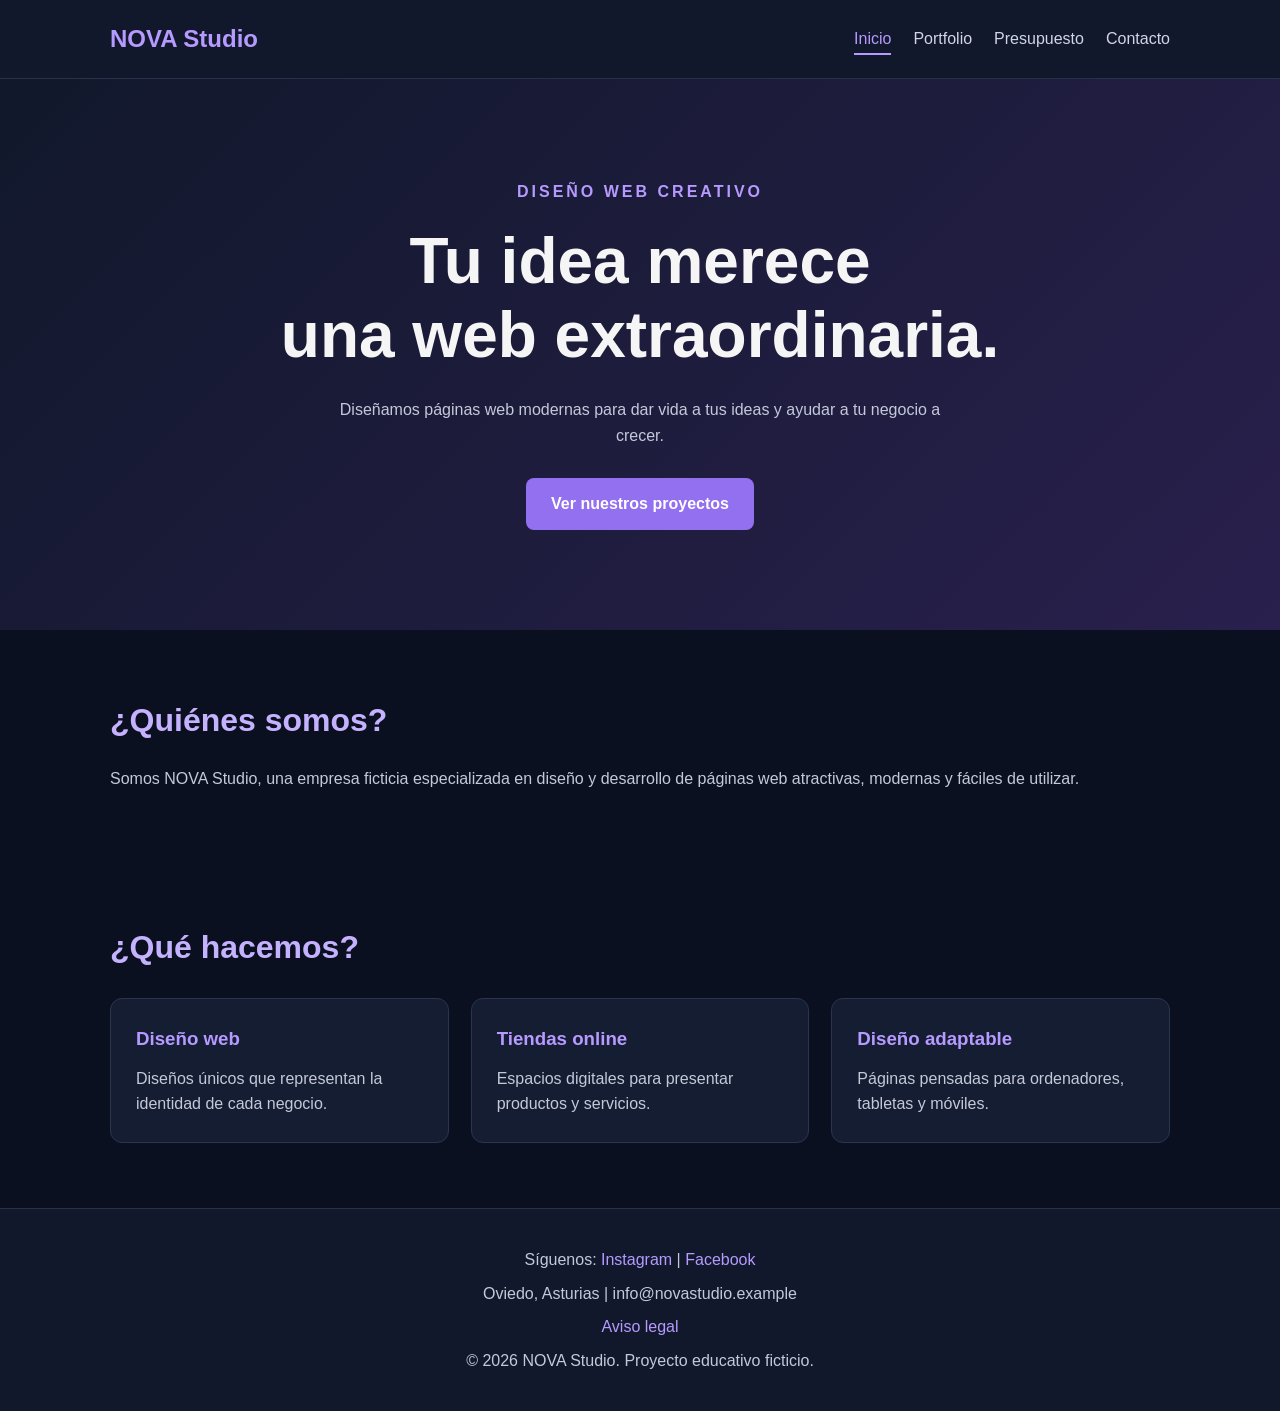
<file: index.html>
<!DOCTYPE html>
<html lang="es">
<head>
    <meta charset="UTF-8">
    <meta name="viewport" content="width=device-width, initial-scale=1.0">
    <title>NOVA Studio | Inicio</title>
    <link rel="stylesheet" href="css/estilos.css">
</head>
<body>

    <header>
        <nav class="menu">
            <a href="index.html" class="logo">NOVA Studio</a>

            <ul>
                <li><a href="index.html" class="activo">Inicio</a></li>
                <li><a href="portfolio.html">Portfolio</a></li>
                <li><a href="presupuesto.html">Presupuesto</a></li>
                <li><a href="contacto.html">Contacto</a></li>
            </ul>
        </nav>
    </header>

    <main>
        <section class="hero">
            <p class="etiqueta">DISEÑO WEB CREATIVO</p>
            <h1>Tu idea merece<br>una web extraordinaria.</h1>
            <p>Diseñamos páginas web modernas para dar vida a tus ideas y ayudar a tu negocio a crecer.</p>
            <a href="portfolio.html" class="boton">Ver nuestros proyectos</a>
        </section>

        <section class="seccion">
            <h2>¿Quiénes somos?</h2>
            <p>Somos NOVA Studio, una empresa ficticia especializada en diseño y desarrollo de páginas web atractivas, modernas y fáciles de utilizar.</p>
        </section>

        <section class="seccion servicios">
            <h2>¿Qué hacemos?</h2>

            <div class="tarjetas">
                <article class="tarjeta">
                    <h3>Diseño web</h3>
                    <p>Diseños únicos que representan la identidad de cada negocio.</p>
                </article>

                <article class="tarjeta">
                    <h3>Tiendas online</h3>
                    <p>Espacios digitales para presentar productos y servicios.</p>
                </article>

                <article class="tarjeta">
                    <h3>Diseño adaptable</h3>
                    <p>Páginas pensadas para ordenadores, tabletas y móviles.</p>
                </article>
            </div>
        </section>
    </main>

    <footer>
        <p>Síguenos: <a href="https://www.instagram.com/">Instagram</a> |
        <a href="https://www.facebook.com/">Facebook</a></p>
        <p>Oviedo, Asturias | info@novastudio.example</p>
        <p><a href="aviso-legal.html">Aviso legal</a></p>
        <p>© 2026 NOVA Studio. Proyecto educativo ficticio.</p>
    </footer>

</body>
</html>
</file>
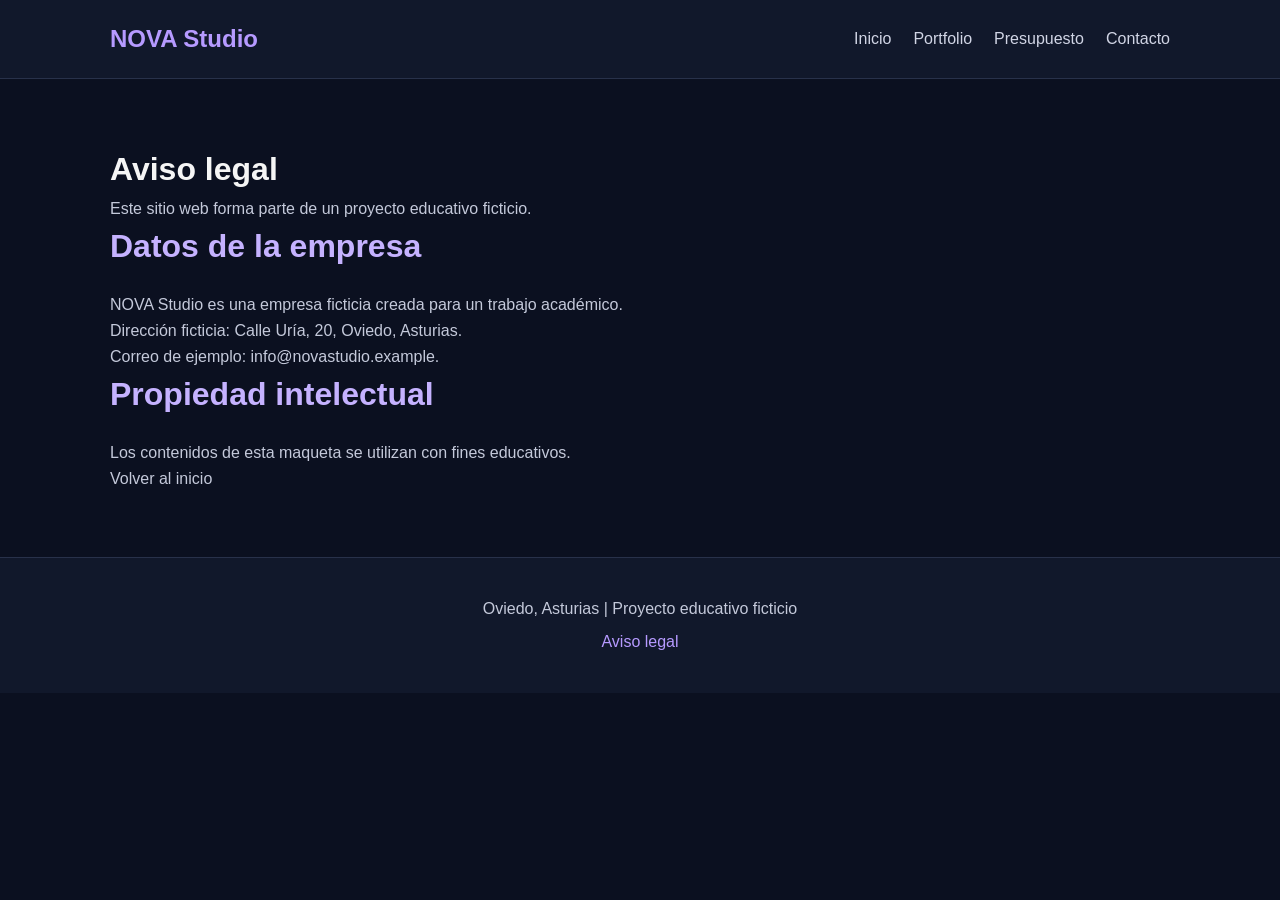
<file: aviso-legal.html>
<!DOCTYPE html>
<html lang="es">
<head>
    <meta charset="UTF-8">
    <meta name="viewport" content="width=device-width, initial-scale=1.0">
    <title>NOVA Studio | Aviso legal</title>
    <link rel="stylesheet" href="css/estilos.css">
</head>
<body>
    <header>
        <nav class="menu">
            <a href="index.html" class="logo">NOVA Studio</a>
            <ul>
                <li><a href="index.html">Inicio</a></li>
                <li><a href="portfolio.html">Portfolio</a></li>
                <li><a href="presupuesto.html">Presupuesto</a></li>
                <li><a href="contacto.html">Contacto</a></li>
            </ul>
        </nav>
    </header>

    <main class="seccion">
        <h1>Aviso legal</h1>
        <p>Este sitio web forma parte de un proyecto educativo ficticio.</p>
        <h2>Datos de la empresa</h2>
        <p>NOVA Studio es una empresa ficticia creada para un trabajo académico.</p>
        <p>Dirección ficticia: Calle Uría, 20, Oviedo, Asturias.</p>
        <p>Correo de ejemplo: info@novastudio.example.</p>
        <h2>Propiedad intelectual</h2>
        <p>Los contenidos de esta maqueta se utilizan con fines educativos.</p>
        <p><a href="index.html">Volver al inicio</a></p>
    </main>

    <footer>
        <p>Oviedo, Asturias | Proyecto educativo ficticio</p>
        <p><a href="aviso-legal.html">Aviso legal</a></p>
    </footer>
</body>
</html>
</file>
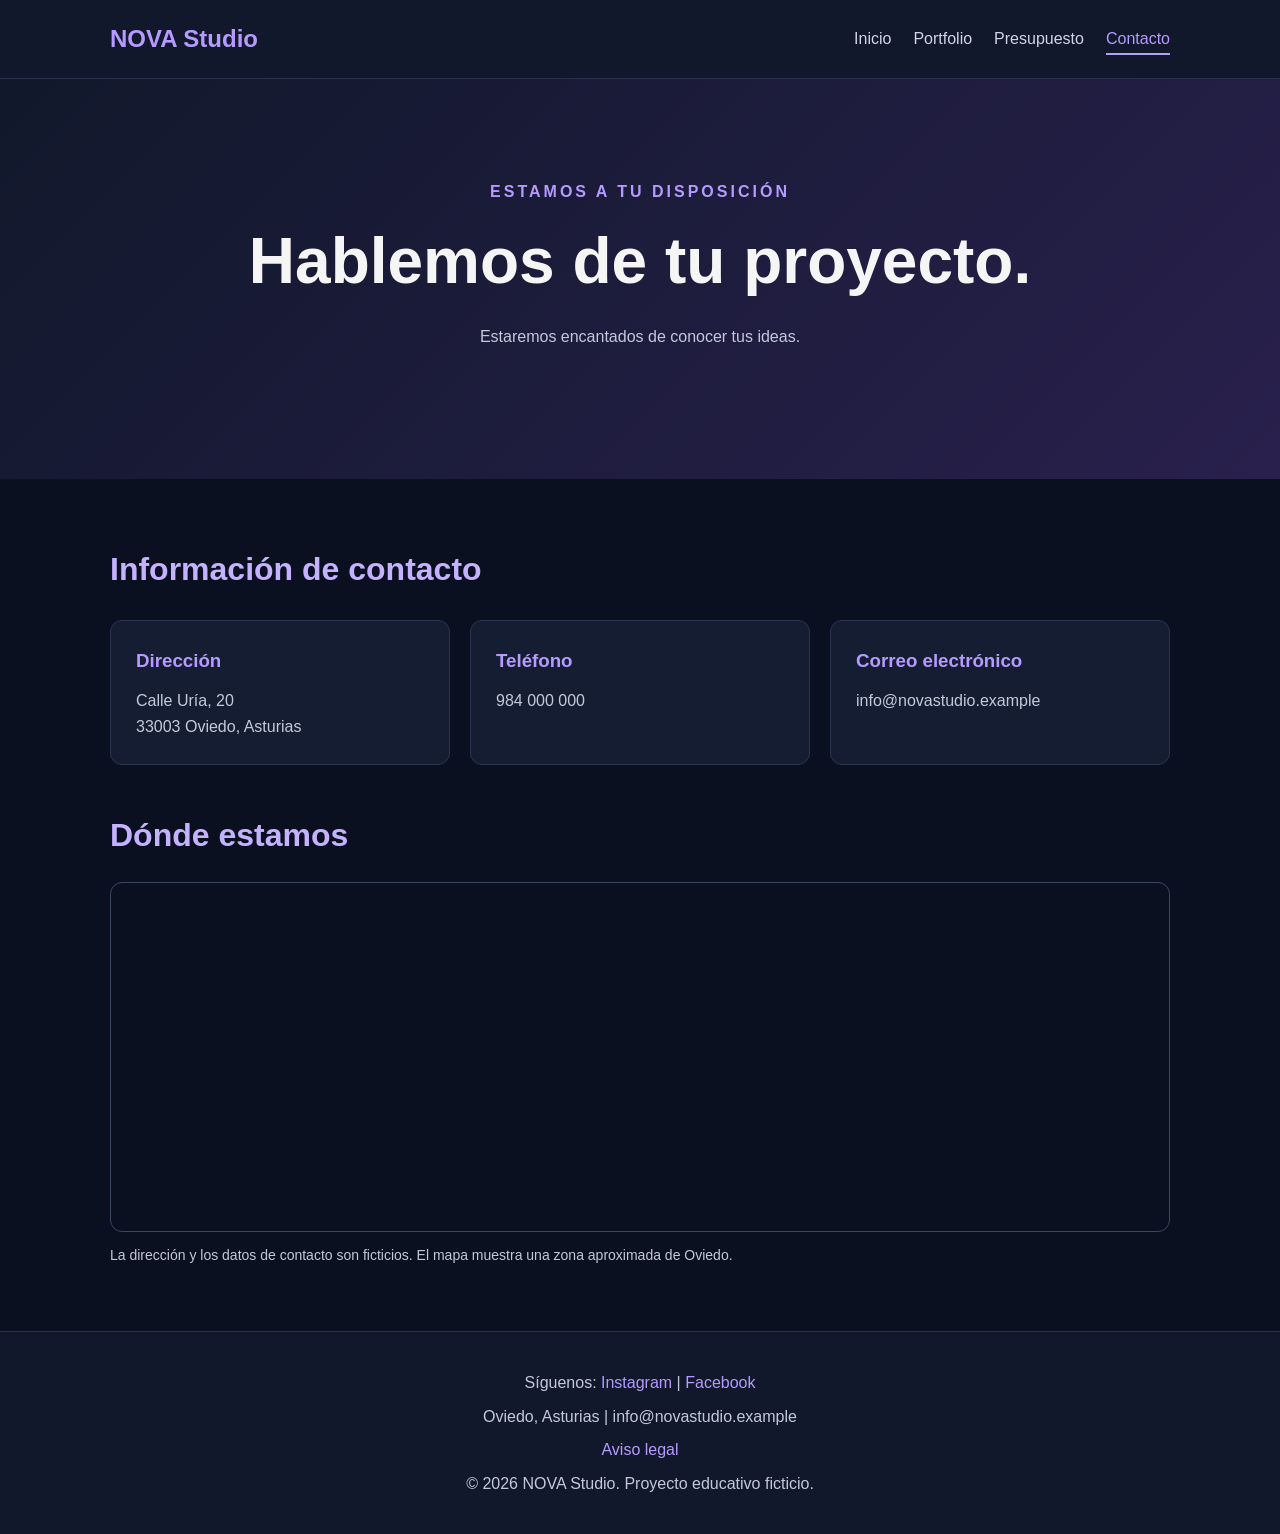
<file: contacto.html>
<!DOCTYPE html>
<html lang="es">
<head>
    <meta charset="UTF-8">
    <meta name="viewport" content="width=device-width, initial-scale=1.0">
    <title>NOVA Studio | Contacto</title>
    <link rel="stylesheet" href="css/estilos.css">
</head>
<body>

    <header>
        <nav class="menu">
            <a href="index.html" class="logo">NOVA Studio</a>
            <ul>
                <li><a href="index.html">Inicio</a></li>
                <li><a href="portfolio.html">Portfolio</a></li>
                <li><a href="presupuesto.html">Presupuesto</a></li>
                <li><a href="contacto.html" class="activo">Contacto</a></li>
            </ul>
        </nav>
    </header>

    <main>
        <section class="hero">
            <p class="etiqueta">ESTAMOS A TU DISPOSICIÓN</p>
            <h1>Hablemos de tu proyecto.</h1>
            <p>Estaremos encantados de conocer tus ideas.</p>
        </section>

        <section class="seccion">
            <h2>Información de contacto</h2>

            <div class="contacto-datos">
                <article class="tarjeta">
                    <h3>Dirección</h3>
                    <p>Calle Uría, 20</p>
                    <p>33003 Oviedo, Asturias</p>
                </article>

                <article class="tarjeta">
                    <h3>Teléfono</h3>
                    <p>984 000 000</p>
                </article>

                <article class="tarjeta">
                    <h3>Correo electrónico</h3>
                    <p>info@novastudio.example</p>
                </article>
            </div>

            <h2 class="titulo-mapa">Dónde estamos</h2>

            <iframe
                class="mapa"
                src="https://www.openstreetmap.org/export/embed.html?bbox=-5.855%2C43.355%2C-5.840%2C43.370&layer=mapnik"
                title="Mapa de ubicación aproximada en Oviedo"
                loading="lazy">
            </iframe>

            <p class="nota-mapa">
                La dirección y los datos de contacto son ficticios.
                El mapa muestra una zona aproximada de Oviedo.
            </p>
        </section>
    </main>

    <footer>
        <p>Síguenos: <a href="https://www.instagram.com/">Instagram</a> |
        <a href="https://www.facebook.com/">Facebook</a></p>
        <p>Oviedo, Asturias | info@novastudio.example</p>
        <p><a href="aviso-legal.html">Aviso legal</a></p>
        <p>© 2026 NOVA Studio. Proyecto educativo ficticio.</p>
    </footer>

</body>
</html>
</file>
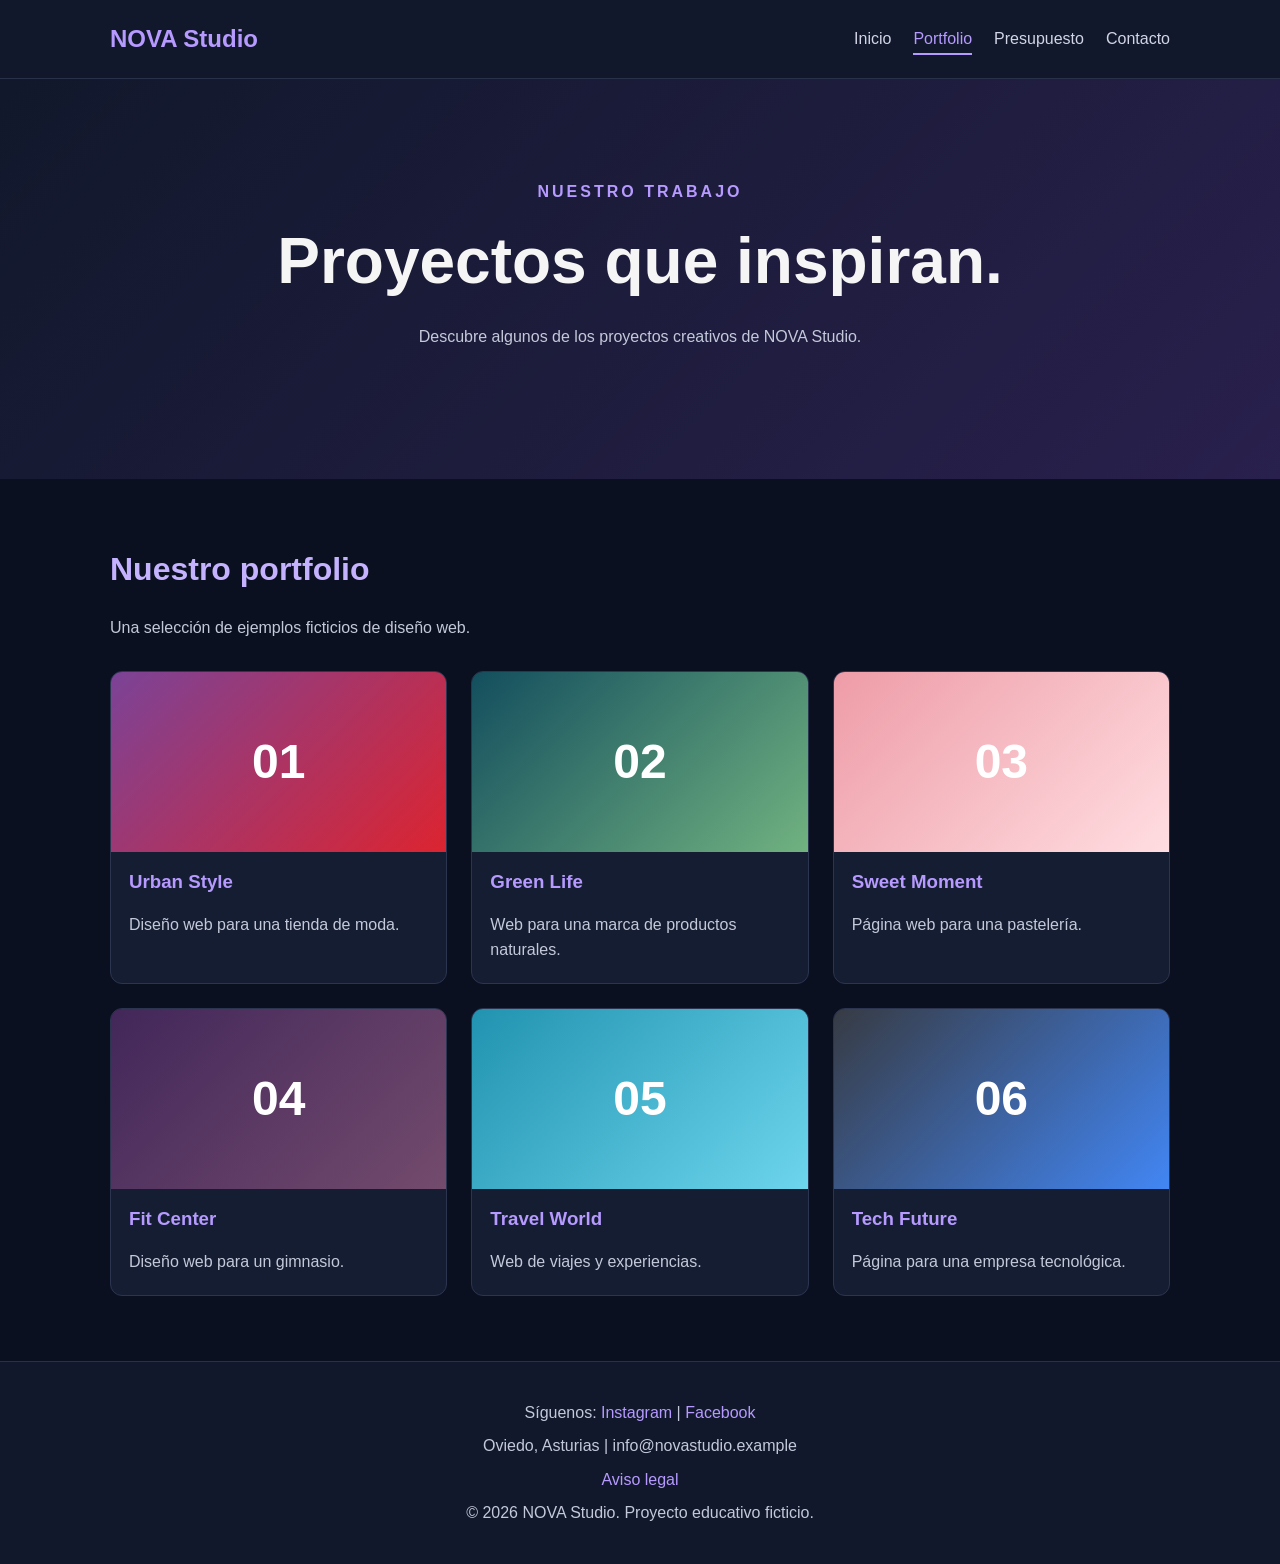
<file: portfolio.html>
<!DOCTYPE html>
<html lang="es">
<head>
    <meta charset="UTF-8">
    <meta name="viewport" content="width=device-width, initial-scale=1.0">
    <title>NOVA Studio | Portfolio</title>
    <link rel="stylesheet" href="css/estilos.css">
</head>
<body>

    <header>
        <nav class="menu">
            <a href="index.html" class="logo">NOVA Studio</a>
            <ul>
                <li><a href="index.html">Inicio</a></li>
                <li><a href="portfolio.html" class="activo">Portfolio</a></li>
                <li><a href="presupuesto.html">Presupuesto</a></li>
                <li><a href="contacto.html">Contacto</a></li>
            </ul>
        </nav>
    </header>

    <main>
        <section class="hero">
            <p class="etiqueta">NUESTRO TRABAJO</p>
            <h1>Proyectos que inspiran.</h1>
            <p>Descubre algunos de los proyectos creativos de NOVA Studio.</p>
        </section>

        <section class="seccion">
            <h2>Nuestro portfolio</h2>
            <p>Una selección de ejemplos ficticios de diseño web.</p>

            <div class="galeria">
                <article class="proyecto proyecto1">
                    <div class="imagen-proyecto">01</div>
                    <h3>Urban Style</h3>
                    <p>Diseño web para una tienda de moda.</p>
                </article>

                <article class="proyecto proyecto2">
                    <div class="imagen-proyecto">02</div>
                    <h3>Green Life</h3>
                    <p>Web para una marca de productos naturales.</p>
                </article>

                <article class="proyecto proyecto3">
                    <div class="imagen-proyecto">03</div>
                    <h3>Sweet Moment</h3>
                    <p>Página web para una pastelería.</p>
                </article>

                <article class="proyecto proyecto4">
                    <div class="imagen-proyecto">04</div>
                    <h3>Fit Center</h3>
                    <p>Diseño web para un gimnasio.</p>
                </article>

                <article class="proyecto proyecto5">
                    <div class="imagen-proyecto">05</div>
                    <h3>Travel World</h3>
                    <p>Web de viajes y experiencias.</p>
                </article>

                <article class="proyecto proyecto6">
                    <div class="imagen-proyecto">06</div>
                    <h3>Tech Future</h3>
                    <p>Página para una empresa tecnológica.</p>
                </article>
            </div>
        </section>
    </main>

    <footer>
        <p>Síguenos: <a href="https://www.instagram.com/">Instagram</a> |
        <a href="https://www.facebook.com/">Facebook</a></p>
        <p>Oviedo, Asturias | info@novastudio.example</p>
        <p><a href="aviso-legal.html">Aviso legal</a></p>
        <p>© 2026 NOVA Studio. Proyecto educativo ficticio.</p>
    </footer>

</body>
</html>
</file>
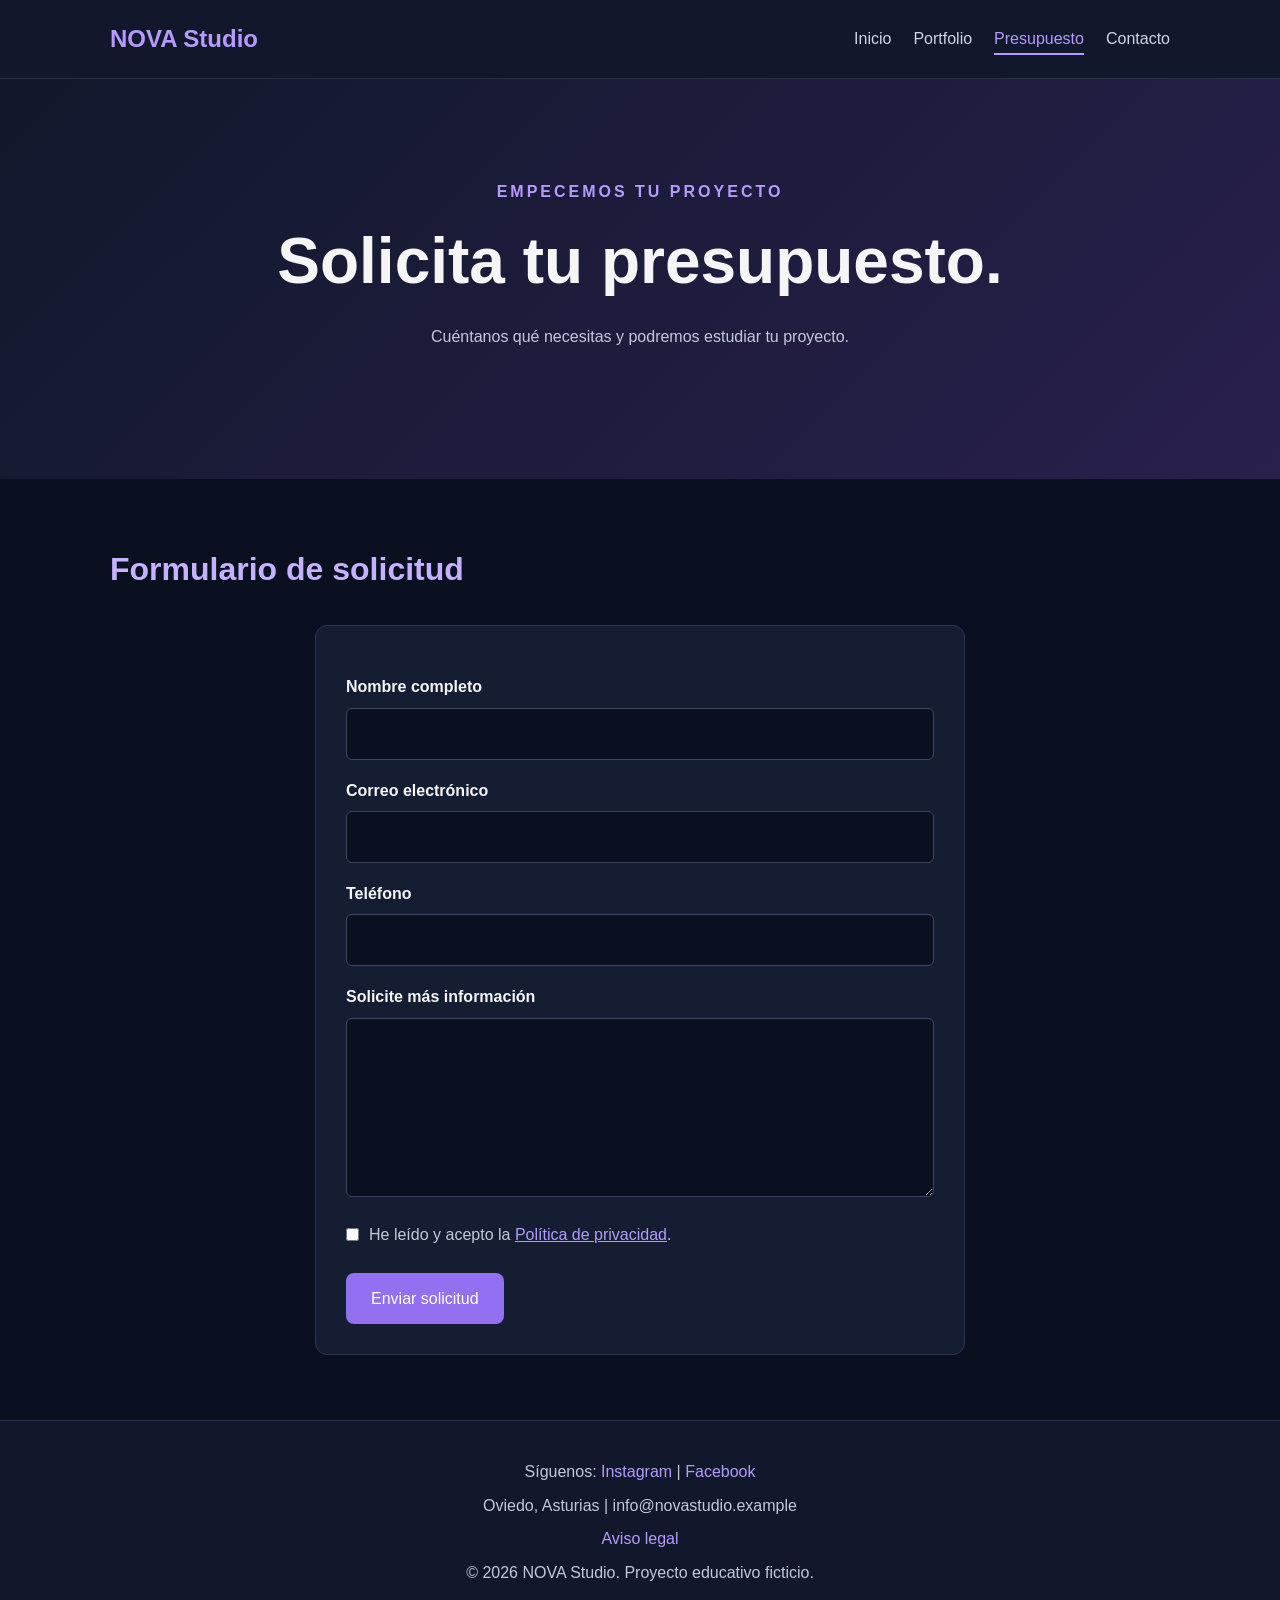
<file: presupuesto.html>
<!DOCTYPE html>
<html lang="es">
<head>
    <meta charset="UTF-8">
    <meta name="viewport" content="width=device-width, initial-scale=1.0">
    <title>NOVA Studio | Presupuesto</title>
    <link rel="stylesheet" href="css/estilos.css">
</head>
<body>

    <header>
        <nav class="menu">
            <a href="index.html" class="logo">NOVA Studio</a>
            <ul>
                <li><a href="index.html">Inicio</a></li>
                <li><a href="portfolio.html">Portfolio</a></li>
                <li><a href="presupuesto.html" class="activo">Presupuesto</a></li>
                <li><a href="contacto.html">Contacto</a></li>
            </ul>
        </nav>
    </header>

    <main>
        <section class="hero">
            <p class="etiqueta">EMPECEMOS TU PROYECTO</p>
            <h1>Solicita tu presupuesto.</h1>
            <p>Cuéntanos qué necesitas y podremos estudiar tu proyecto.</p>
        </section>

        <section class="seccion">
            <h2>Formulario de solicitud</h2>

            <form class="formulario" action="#" method="get">

                <label for="nombre">Nombre completo</label>
                <input type="text" id="nombre" name="nombre"
                       required minlength="2" maxlength="60"
                       autocomplete="name">

                <label for="email">Correo electrónico</label>
                <input type="email" id="email" name="email"
                       required autocomplete="email">

                <label for="telefono">Teléfono</label>
                <input type="tel" id="telefono" name="telefono"
                       required pattern="[0-9 +()-]{9,20}"
                       title="Introduce un teléfono válido"
                       autocomplete="tel">

                <label for="mensaje">Solicite más información</label>
                <textarea id="mensaje" name="mensaje"
                          rows="6" required minlength="10"
                          maxlength="1000"></textarea>

                <div class="privacidad">
                    <input type="checkbox" id="privacidad"
                           name="privacidad" required>
                    <label for="privacidad">
                        He leído y acepto la
                        <a href="privacidad.html">Política de privacidad</a>.
                    </label>
                </div>

                <button type="submit" class="boton">Enviar solicitud</button>

            </form>
        </section>
    </main>

    <footer>
        <p>Síguenos: <a href="https://www.instagram.com/">Instagram</a> |
        <a href="https://www.facebook.com/">Facebook</a></p>
        <p>Oviedo, Asturias | info@novastudio.example</p>
        <p><a href="aviso-legal.html">Aviso legal</a></p>
        <p>© 2026 NOVA Studio. Proyecto educativo ficticio.</p>
    </footer>

</body>
</html>
</file>
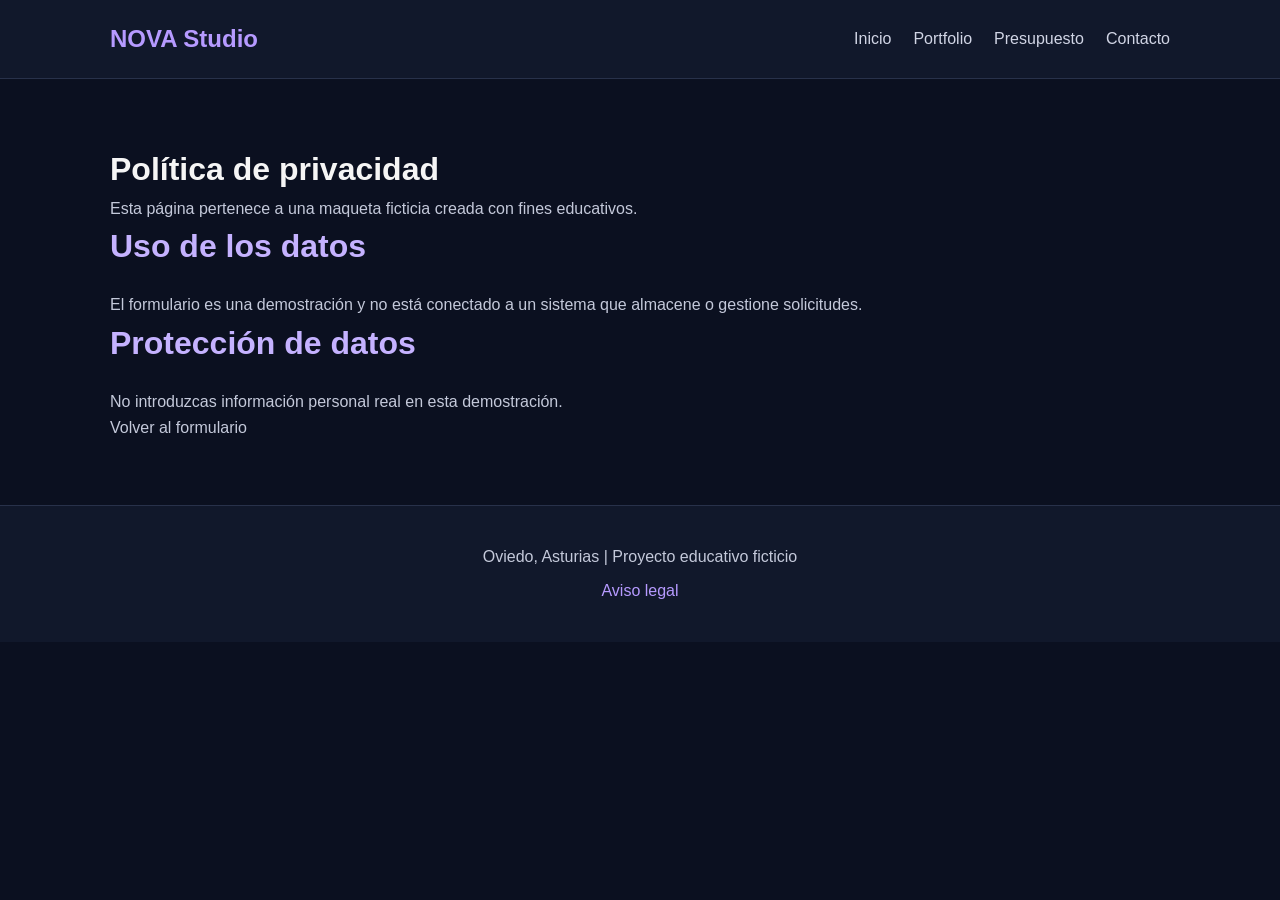
<file: privacidad.html>
<!DOCTYPE html>
<html lang="es">
<head>
    <meta charset="UTF-8">
    <meta name="viewport" content="width=device-width, initial-scale=1.0">
    <title>NOVA Studio | Política de privacidad</title>
    <link rel="stylesheet" href="css/estilos.css">
</head>
<body>
    <header>
        <nav class="menu">
            <a href="index.html" class="logo">NOVA Studio</a>
            <ul>
                <li><a href="index.html">Inicio</a></li>
                <li><a href="portfolio.html">Portfolio</a></li>
                <li><a href="presupuesto.html">Presupuesto</a></li>
                <li><a href="contacto.html">Contacto</a></li>
            </ul>
        </nav>
    </header>

    <main class="seccion">
        <h1>Política de privacidad</h1>
        <p>Esta página pertenece a una maqueta ficticia creada con fines educativos.</p>
        <h2>Uso de los datos</h2>
        <p>El formulario es una demostración y no está conectado a un sistema que almacene o gestione solicitudes.</p>
        <h2>Protección de datos</h2>
        <p>No introduzcas información personal real en esta demostración.</p>
        <p><a href="presupuesto.html">Volver al formulario</a></p>
    </main>

    <footer>
        <p>Oviedo, Asturias | Proyecto educativo ficticio</p>
        <p><a href="aviso-legal.html">Aviso legal</a></p>
    </footer>
</body>
</html>
</file>
<file: css/estilos.css>
/* ESTILOS GENERALES */

* {
    margin: 0;
    padding: 0;
    box-sizing: border-box;
}

body {
    font-family: Arial, Helvetica, sans-serif;
    background-color: #0b1020;
    color: #f5f5f5;
    line-height: 1.6;
}

a {
    color: inherit;
    text-decoration: none;
}

/* MENU DE NAVEGACION */

header {
    background-color: #11182b;
    border-bottom: 1px solid #28314a;
}

.menu {
    max-width: 1100px;
    margin: auto;
    padding: 20px;
    display: flex;
    justify-content: space-between;
    align-items: center;
    gap: 20px;
}

.logo {
    font-size: 24px;
    font-weight: bold;
    color: #b69aff;
}

.menu ul {
    list-style: none;
    display: flex;
    gap: 22px;
    flex-wrap: wrap;
}

.menu ul a {
    color: #d1d5e5;
    padding-bottom: 6px;
}

.menu ul a:hover,
.menu ul a.activo {
    color: #b69aff;
    border-bottom: 2px solid #b69aff;
}

/* PORTADA */

.hero {
    text-align: center;
    padding: 100px 20px;
    background: linear-gradient(135deg, #11182b, #29204d);
}

.etiqueta {
    color: #b69aff;
    font-weight: bold;
    letter-spacing: 3px;
    margin-bottom: 20px;
}

.hero h1 {
    font-size: clamp(36px, 6vw, 64px);
    line-height: 1.15;
    margin-bottom: 25px;
}

.hero > p:not(.etiqueta) {
    max-width: 650px;
    margin: 0 auto 30px;
    color: #c4c9da;
}

.boton {
    display: inline-block;
    background-color: #9270ef;
    color: white;
    padding: 13px 25px;
    border-radius: 8px;
    font-weight: bold;
}

.boton:hover {
    background-color: #7852dc;
}

/* SECCIONES */

.seccion {
    max-width: 1100px;
    margin: auto;
    padding: 65px 20px;
}

.seccion h2 {
    font-size: 32px;
    margin-bottom: 20px;
    color: #c5b2ff;
}

.seccion p {
    color: #c4c9da;
}

.tarjetas {
    display: grid;
    grid-template-columns: repeat(3, 1fr);
    gap: 22px;
    margin-top: 25px;
}

.tarjeta {
    background-color: #151d32;
    border: 1px solid #2c3550;
    border-radius: 12px;
    padding: 25px;
}

.tarjeta h3 {
    color: #b69aff;
    margin-bottom: 12px;
}

/* PIE DE PAGINA */

footer {
    background-color: #11182b;
    border-top: 1px solid #28314a;
    padding: 30px 20px;
    text-align: center;
}

footer p {
    margin: 8px 0;
    color: #c4c9da;
}

footer a {
    color: #b69aff;
}

/* ADAPTACION A MOVILES */

@media (max-width: 700px) {
    .menu {
        flex-direction: column;
    }

    .menu ul {
        justify-content: center;
        gap: 15px;
    }

    .hero {
        padding: 70px 20px;
    }

    .tarjetas {
        grid-template-columns: 1fr;
    }
}

/* GALERIA DE PROYECTOS */

.galeria {
    display: grid;
    grid-template-columns: repeat(3, 1fr);
    gap: 24px;
    margin-top: 30px;
}

.proyecto {
    background-color: #151d32;
    border: 1px solid #2c3550;
    border-radius: 12px;
    overflow: hidden;
    padding-bottom: 20px;
    transition: transform 0.3s ease;
}

.proyecto:hover {
    transform: translateY(-5px);
}

.imagen-proyecto {
    height: 180px;
    display: flex;
    align-items: center;
    justify-content: center;
    font-size: 48px;
    font-weight: bold;
    color: white;
}

.proyecto h3,
.proyecto p {
    margin: 15px 18px 0;
}

.proyecto h3 {
    color: #b69aff;
}

.proyecto p {
    color: #c4c9da;
}

.proyecto1 .imagen-proyecto {
    background: linear-gradient(135deg, #7b4397, #dc2430);
}

.proyecto2 .imagen-proyecto {
    background: linear-gradient(135deg, #134e5e, #71b280);
}

.proyecto3 .imagen-proyecto {
    background: linear-gradient(135deg, #ee9ca7, #ffdde1);
}

.proyecto4 .imagen-proyecto {
    background: linear-gradient(135deg, #42275a, #734b6d);
}

.proyecto5 .imagen-proyecto {
    background: linear-gradient(135deg, #2193b0, #6dd5ed);
}

.proyecto6 .imagen-proyecto {
    background: linear-gradient(135deg, #373b44, #4286f4);
}

/* ADAPTACION DE LA GALERIA A MOVILES */

@media (max-width: 700px) {
    .galeria {
        grid-template-columns: repeat(2, 1fr);
    }
}

@media (max-width: 480px) {
    .galeria {
        grid-template-columns: 1fr;
    }
}

/* FORMULARIO DE PRESUPUESTO */

.formulario {
    max-width: 650px;
    margin: 30px auto 0;
    padding: 30px;
    background-color: #151d32;
    border: 1px solid #2c3550;
    border-radius: 12px;
}

.formulario > label {
    display: block;
    margin: 18px 0 8px;
    font-weight: bold;
}

.formulario input:not([type="checkbox"]),
.formulario textarea {
    display: block;
    width: 100%;
    padding: 12px;
    border: 1px solid #3b4665;
    border-radius: 6px;
    background-color: #0b1020;
    color: white;
    font: inherit;
}

.formulario input:focus,
.formulario textarea:focus {
    outline: 2px solid #9270ef;
}

.privacidad {
    display: flex;
    align-items: flex-start;
    gap: 10px;
    margin: 25px 0;
}

.privacidad input {
    margin-top: 6px;
    accent-color: #9270ef;
}

.privacidad label {
    color: #c4c9da;
}

.privacidad a {
    color: #b69aff;
    text-decoration: underline;
}

.formulario button {
    border: none;
    cursor: pointer;
    font: inherit;
}

@media (max-width: 480px) {
    .formulario {
        padding: 20px;
    }
}

/* PAGINA DE CONTACTO */

.contacto-datos {
    display: grid;
    grid-template-columns: repeat(3, 1fr);
    gap: 20px;
    margin: 25px 0 45px;
}

.titulo-mapa {
    margin-top: 35px;
}

.mapa {
    display: block;
    width: 100%;
    height: 350px;
    border: 1px solid #3b4665;
    border-radius: 12px;
}

.nota-mapa {
    margin-top: 12px;
    font-size: 14px;
}

@media (max-width: 700px) {
    .contacto-datos {
        grid-template-columns: 1fr;
    }
}
</file>
